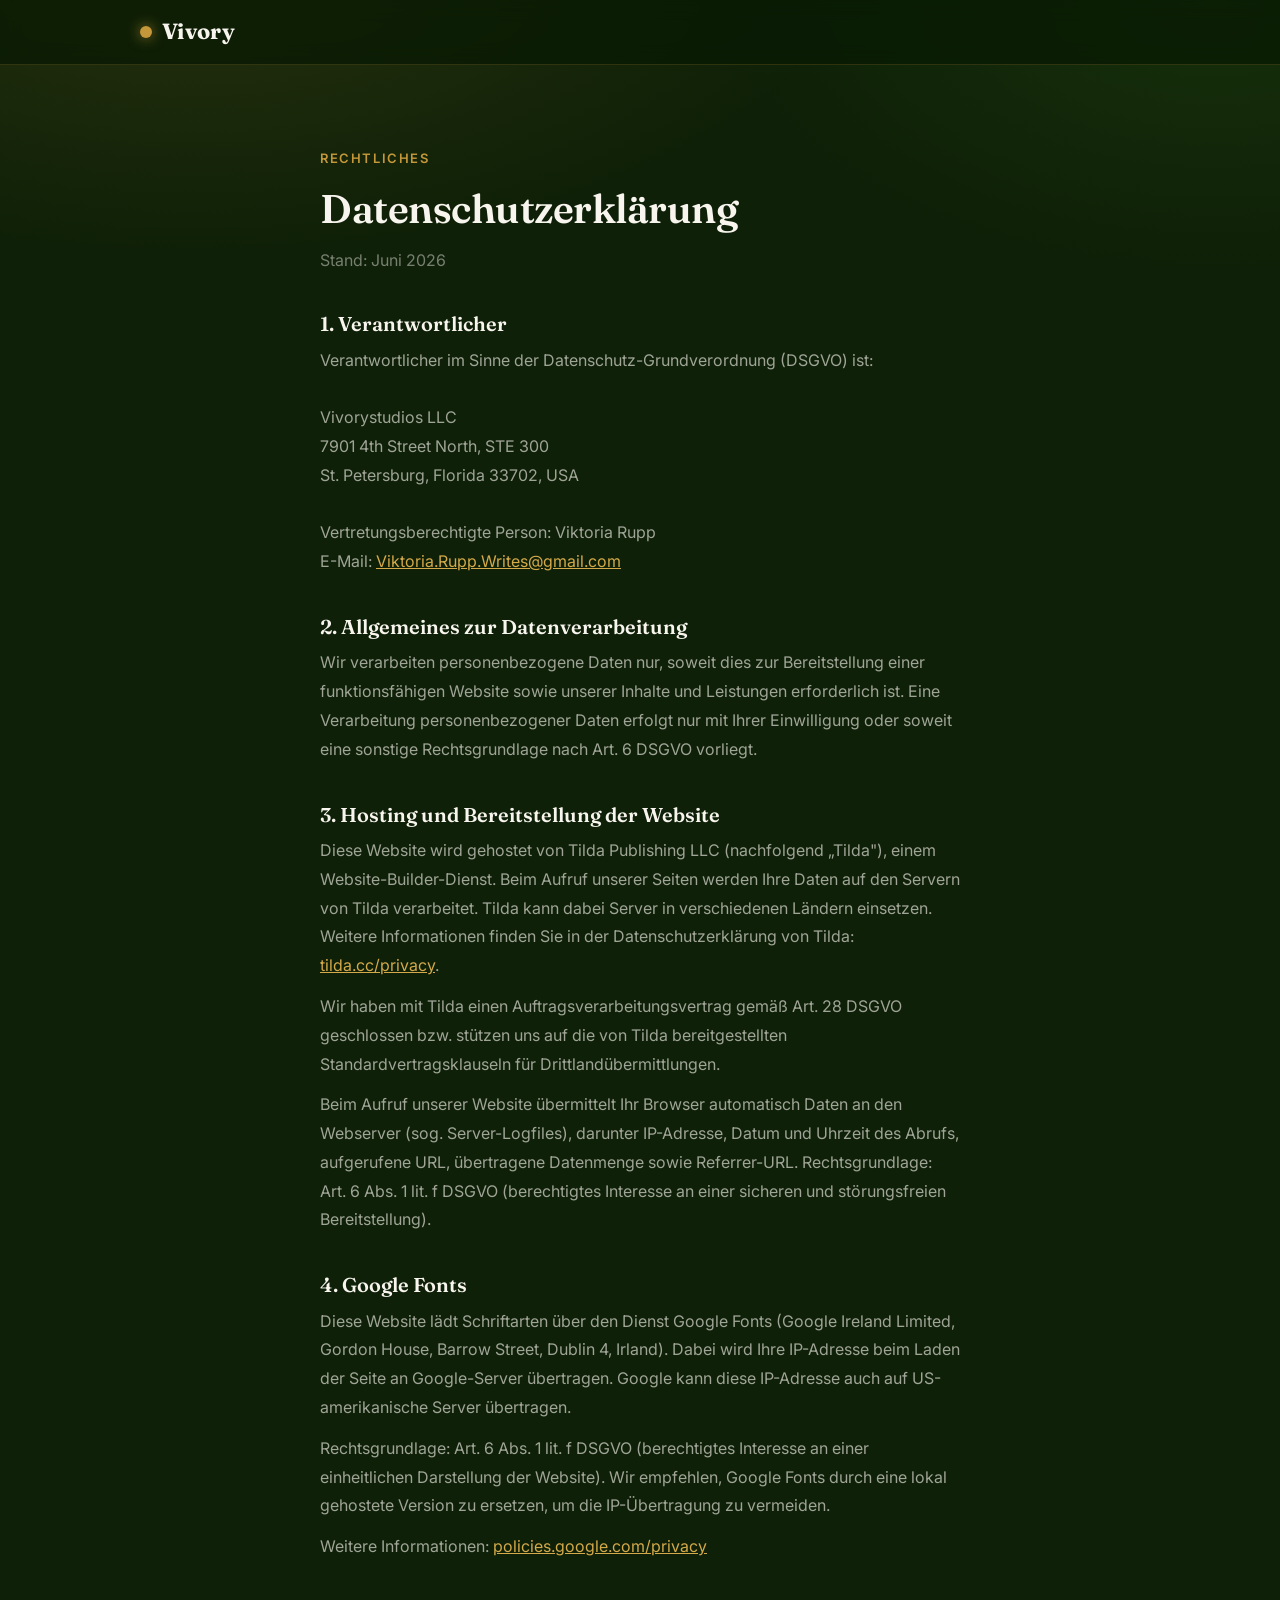
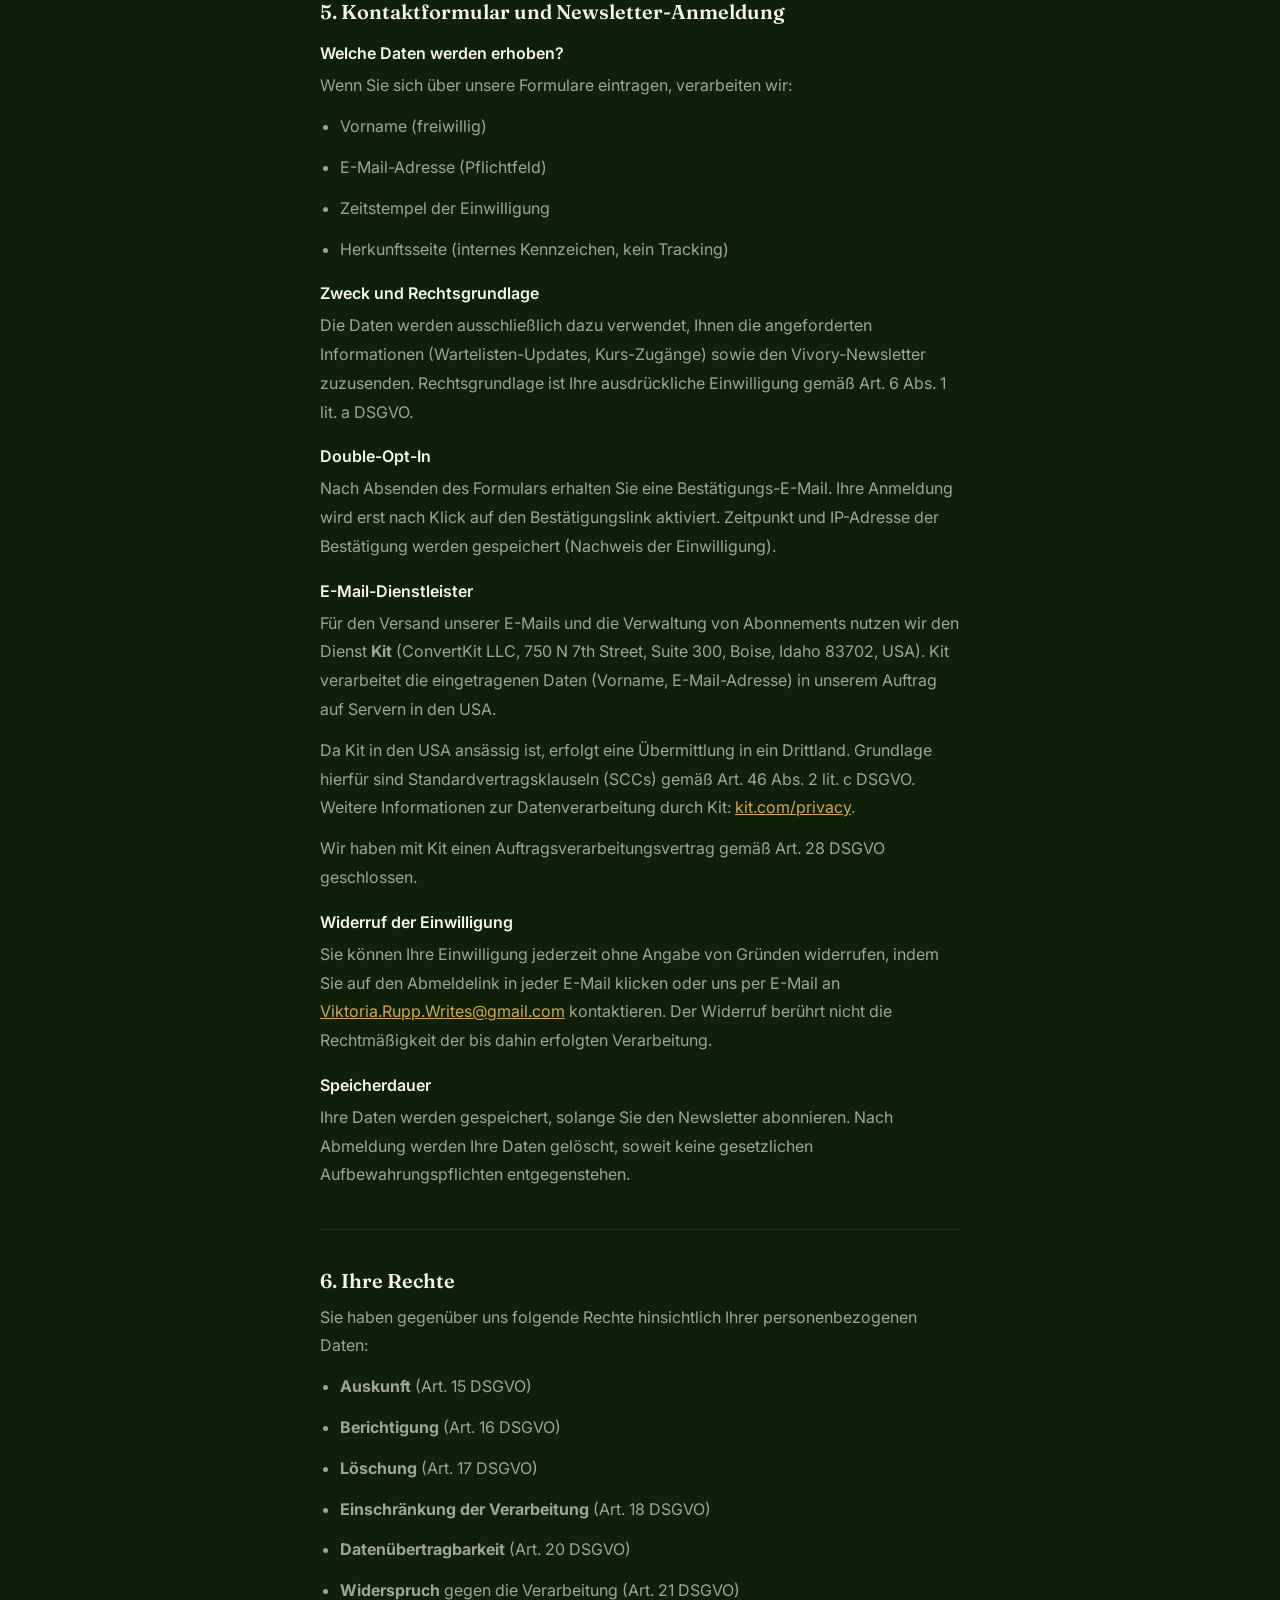
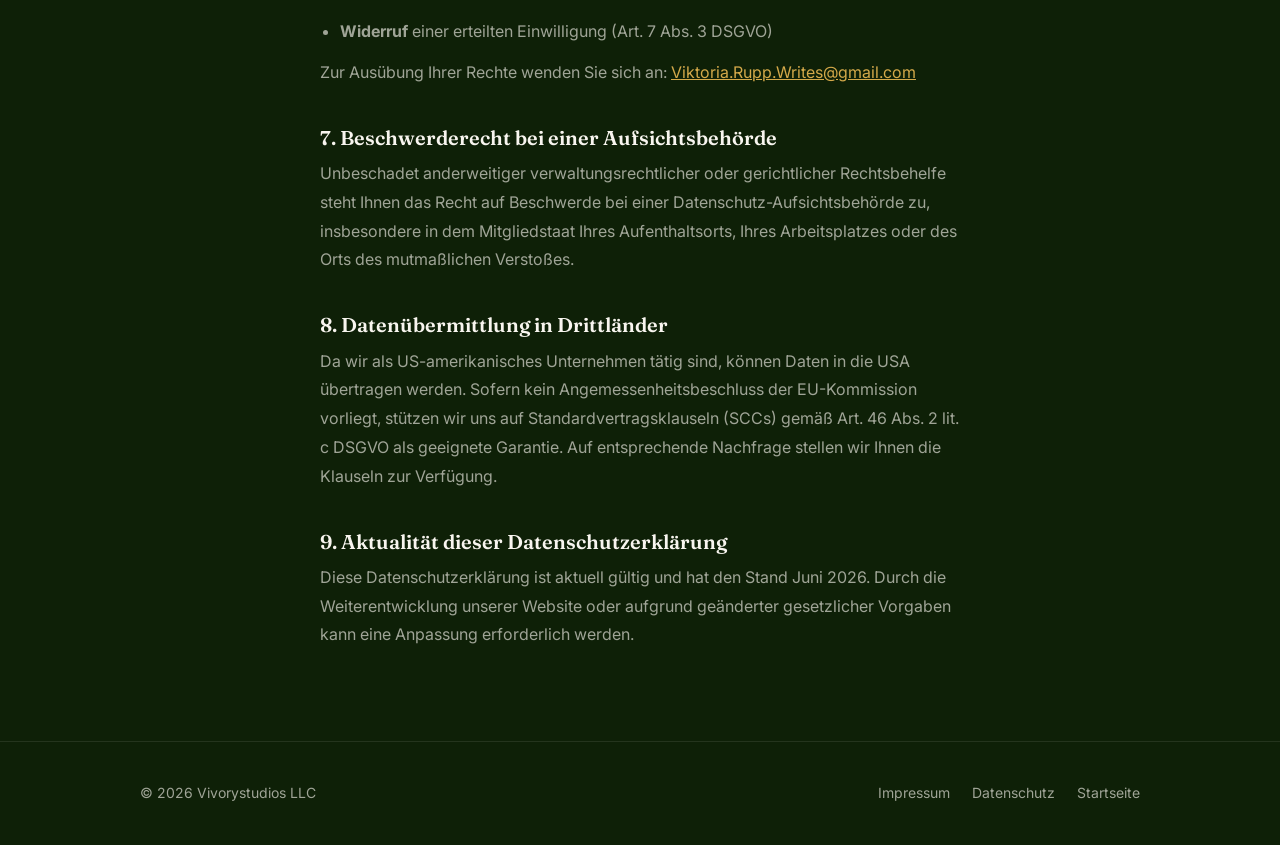
<file: datenschutz.html>
﻿<!DOCTYPE html>
<html lang="de">
<head>
  <meta charset="UTF-8" />
  <meta name="viewport" content="width=device-width, initial-scale=1" />
  <title>Datenschutzerklärung – Vivory Studios</title>
  <meta name="robots" content="noindex, nofollow" />
  <link rel="preconnect" href="https://fonts.googleapis.com" />
  <link rel="preconnect" href="https://fonts.gstatic.com" crossorigin />
  <link href="https://fonts.googleapis.com/css2?family=Fraunces:opsz,wght@9..144,500;9..144,600&family=Inter:wght@400;500;600;700&display=swap" rel="stylesheet" />
  <style>
/* =====================================================================
   Vivory – Landingpage Styles
   Markenfarben übernommen aus extensionPopups/options.css
   ===================================================================== */

:root {
  --bg:            #0e2007;
  --bg-deep:       #071a03;
  --panel:         rgba(22, 45, 12, 0.60);
  --panel-2:       rgba(22, 45, 12, 0.80);
  --border:        rgba(255, 255, 255, 0.09);
  --border-gold:   rgba(196, 151, 58, 0.40);

  --gold:          #C4973A;
  --gold-light:    #d4a94a;
  --gold-bg:       rgba(196, 151, 58, 0.16);
  --gold-border:   rgba(196, 151, 58, 0.45);

  --text:          #F8F5EF;
  --muted:         rgba(248, 245, 239, 0.62);
  --muted-soft:    rgba(248, 245, 239, 0.45);

  --success:       #10b981;
  --danger:        #ef4444;

  --shadow:        0 18px 60px rgba(0, 0, 0, 0.55);
  --radius:        18px;
  --radius-sm:     12px;

  --font-head: "Fraunces", Georgia, "Times New Roman", serif;
  --font-body: "Inter", ui-sans-serif, system-ui, -apple-system, "Segoe UI", Roboto, Arial, sans-serif;

  --maxw: 1080px;
}

* { box-sizing: border-box; }

html { scroll-behavior: smooth; }

body {
  margin: 0;
  font-family: var(--font-body);
  color: var(--text);
  background:
    radial-gradient(1100px 500px at 15% -5%, rgba(196, 151, 58, 0.14), transparent 60%),
    radial-gradient(900px 500px at 95% 0%, rgba(30, 61, 15, 0.55), transparent 55%),
    var(--bg);
  background-attachment: fixed;
  line-height: 1.6;
  -webkit-font-smoothing: antialiased;
  text-rendering: optimizeLegibility;
}

img { max-width: 100%; display: block; }
a { color: var(--gold-light); }

.container {
  width: 100%;
  max-width: var(--maxw);
  margin-inline: auto;
  padding-inline: clamp(20px, 5vw, 40px);
}

/* ---------- Topbar ---------- */
.topbar {
  position: sticky;
  top: 0;
  z-index: 20;
  backdrop-filter: blur(10px);
  background: rgba(7, 26, 3, 0.72);
  border-bottom: 1px solid rgba(196, 151, 58, 0.20);
}
.topbar .container {
  display: flex;
  align-items: center;
  justify-content: space-between;
  height: 64px;
}
.brand {
  display: flex;
  align-items: center;
  gap: 10px;
  font-family: var(--font-head);
  font-weight: 700;
  font-size: 22px;
  letter-spacing: 0.3px;
  color: var(--text);
  text-decoration: none;
}
.brand .dot {
  width: 12px; height: 12px;
  border-radius: 50%;
  background: var(--gold);
  box-shadow: 0 0 14px rgba(196, 151, 58, 0.8);
}
.brand b { color: var(--gold); }

/* ---------- Buttons ---------- */
.btn {
  display: inline-flex;
  align-items: center;
  justify-content: center;
  gap: 8px;
  padding: 13px 24px;
  border-radius: var(--radius-sm);
  border: 1px solid var(--border);
  background: rgba(255, 255, 255, 0.06);
  color: var(--text);
  font: inherit;
  font-weight: 600;
  cursor: pointer;
  text-decoration: none;
  transition: transform .12s ease, background .15s ease, border-color .15s ease;
}
.btn:hover { transform: translateY(-1px); }
.btn-primary {
  background: linear-gradient(180deg, rgba(196,151,58,0.30), rgba(196,151,58,0.16));
  border-color: var(--gold-border);
  color: var(--text);
  box-shadow: 0 8px 24px rgba(196, 151, 58, 0.18);
}
.btn-primary:hover {
  background: linear-gradient(180deg, rgba(196,151,58,0.42), rgba(196,151,58,0.24));
  border-color: rgba(196, 151, 58, 0.7);
}
.btn-lg { padding: 16px 32px; font-size: 17px; }
.btn-block { width: 100%; }

/* ---------- Sections ---------- */
section { padding: clamp(56px, 9vw, 110px) 0; }
.eyebrow {
  display: inline-block;
  font-size: 13px;
  font-weight: 600;
  letter-spacing: 1.6px;
  text-transform: uppercase;
  color: var(--gold);
  margin-bottom: 18px;
}
h1, h2, h3 { font-family: var(--font-head); font-weight: 600; line-height: 1.12; margin: 0 0 .5em; }
h1 { font-size: clamp(38px, 6vw, 68px); letter-spacing: -0.5px; }
h2 { font-size: clamp(28px, 4vw, 44px); }
h3 { font-size: clamp(20px, 2.4vw, 26px); }
.lead { font-size: clamp(17px, 2.2vw, 21px); color: var(--muted); max-width: 60ch; }
.center { text-align: center; }
.center .lead { margin-inline: auto; }

/* ---------- Hero ---------- */
.hero { padding-top: clamp(60px, 9vw, 120px); }
.hero-grid {
  display: grid;
  grid-template-columns: 1.1fr 0.9fr;
  gap: clamp(32px, 5vw, 64px);
  align-items: center;
}
.hero h1 { margin-bottom: 22px; }
.hero .cta-row { margin-top: 32px; display: flex; gap: 14px; flex-wrap: wrap; }
.hero-note { margin-top: 18px; font-size: 14px; color: var(--muted-soft); }

.badge-row { display: flex; flex-wrap: wrap; gap: 10px; margin-bottom: 28px; }
.badge {
  font-size: 13px;
  padding: 6px 12px;
  border-radius: 999px;
  border: 1px solid var(--gold-border);
  background: var(--gold-bg);
  color: var(--gold-light);
}

/* ---------- Cards ---------- */
.grid { display: grid; gap: 22px; }
.grid-3 { grid-template-columns: repeat(3, 1fr); }
.grid-2 { grid-template-columns: repeat(2, 1fr); }

.card {
  background: var(--panel);
  border: 1px solid var(--border);
  border-radius: var(--radius);
  padding: 28px;
  box-shadow: var(--shadow);
}
.card .ico {
  width: 48px; height: 48px;
  display: grid; place-items: center;
  border-radius: 12px;
  background: var(--gold-bg);
  border: 1px solid var(--gold-border);
  font-size: 22px;
  margin-bottom: 16px;
}
.card h3 { margin-bottom: 8px; }
.card p { color: var(--muted); margin: 0; }

/* ---------- Feature list ---------- */
.checklist { list-style: none; padding: 0; margin: 0; display: grid; gap: 14px; }
.checklist li { display: flex; gap: 12px; align-items: flex-start; color: var(--text); }
.checklist li::before {
  content: "✓";
  flex: none;
  width: 24px; height: 24px;
  display: grid; place-items: center;
  border-radius: 50%;
  background: var(--gold-bg);
  border: 1px solid var(--gold-border);
  color: var(--gold-light);
  font-size: 13px;
  font-weight: 700;
  margin-top: 2px;
}

/* ---------- Price ---------- */
.price-box {
  display: inline-flex;
  flex-direction: column;
  align-items: center;
  gap: 4px;
  padding: 24px 40px;
  border-radius: var(--radius);
  background: var(--gold-bg);
  border: 1px solid var(--gold-border);
}
.price-box .amount { font-family: var(--font-head); font-size: 48px; color: var(--gold-light); }
.price-box .terms { color: var(--muted); font-size: 14px; }

/* ---------- Form / Lead capture ---------- */
.lead-card {
  background: var(--panel-2);
  border: 1px solid var(--gold-border);
  border-radius: var(--radius);
  padding: clamp(24px, 4vw, 40px);
  box-shadow: var(--shadow);
}
.form-row { margin-bottom: 16px; }
.form-label { display: block; font-size: 14px; font-weight: 600; margin-bottom: 7px; }
.form-control {
  width: 100%;
  padding: 14px 16px;
  border-radius: var(--radius-sm);
  border: 1px solid var(--border);
  background: rgba(7, 26, 3, 0.55);
  color: var(--text);
  font: inherit;
}
.form-control::placeholder { color: var(--muted-soft); }
.form-control:focus {
  outline: none;
  border-color: var(--gold-border);
  box-shadow: 0 0 0 3px rgba(196, 151, 58, 0.14);
}

.consent {
  display: flex;
  gap: 12px;
  align-items: flex-start;
  margin: 8px 0 20px;
  font-size: 13.5px;
  color: var(--muted);
  line-height: 1.5;
}
.consent input[type="checkbox"] {
  flex: none;
  width: 20px; height: 20px;
  margin-top: 2px;
  accent-color: var(--gold);
  cursor: pointer;
}
.consent a { color: var(--gold-light); }

.form-hint { font-size: 12.5px; color: var(--muted-soft); margin-top: 14px; text-align: center; }

.form-status { margin-top: 14px; font-size: 14px; min-height: 1em; }
.form-status.error { color: #fca5a5; }
.form-status.success { color: #6ee7b7; }

/* success state swap */
.form-success {
  display: none;
  text-align: center;
  padding: 12px 0;
}
.form-success .check {
  width: 64px; height: 64px;
  margin: 0 auto 16px;
  display: grid; place-items: center;
  border-radius: 50%;
  background: rgba(16, 185, 129, 0.16);
  border: 1px solid rgba(16, 185, 129, 0.5);
  font-size: 30px;
  color: #6ee7b7;
}
.is-submitted form { display: none; }
.is-submitted .form-success { display: block; }

/* ---------- FAQ / Accordion ---------- */
.faq details {
  border: 1px solid var(--border);
  border-radius: var(--radius-sm);
  background: var(--panel);
  margin-bottom: 12px;
  padding: 0 20px;
}
.faq summary {
  cursor: pointer;
  list-style: none;
  padding: 18px 0;
  font-weight: 600;
  display: flex;
  justify-content: space-between;
  align-items: center;
  gap: 12px;
}
.faq summary::-webkit-details-marker { display: none; }
.faq summary::after { content: "+"; color: var(--gold); font-size: 22px; }
.faq details[open] summary::after { content: "–"; }
.faq details[open] summary { border-bottom: 1px solid var(--border); }
.faq details p { color: var(--muted); padding: 16px 0; margin: 0; }

/* ---------- CTA band ---------- */
.cta-band {
  background:
    radial-gradient(800px 220px at 50% 0%, rgba(196, 151, 58, 0.20), transparent 60%),
    var(--panel-2);
  border-top: 1px solid var(--border-gold);
  border-bottom: 1px solid var(--border-gold);
}

/* ---------- Footer ---------- */
footer {
  padding: 40px 0;
  border-top: 1px solid var(--border);
  color: var(--muted);
  font-size: 14px;
}
footer .container { display: flex; flex-wrap: wrap; gap: 16px; justify-content: space-between; align-items: center; }
footer a { color: var(--muted); text-decoration: none; margin-left: 18px; }
footer a:hover { color: var(--gold-light); }

/* ---------- Brand-Logo (weißer Hintergrund entfernt via CSS) ---------- */
/*
   Funktionsweise:
   1. invert(1)          : weißer Bg → schwarz, Gold → bläulich
   2. sepia(1)+saturate  : alles in warme Braun-/Goldtöne
   3. hue-rotate(350deg) : Feinabstimmung Richtung Marken-Gold
   4. mix-blend-mode:screen: schwarze Flächen (ehem. weißer Bg) werden
      transparent → Seitenhintergrund scheint durch
*/
.brand-logo {
  display: block;
  height: auto;
  filter: invert(1) sepia(1) saturate(3.2) hue-rotate(350deg);
  mix-blend-mode: screen;
  opacity: 0.88;
}
.brand-logo-sm  { height: clamp(50px, 7vw, 74px); width: auto; }
.brand-logo-md  { height: clamp(70px, 10vw, 105px); width: auto; }

/* ---------- Index / overview cards ---------- */
.lp-link {
  display: block;
  text-decoration: none;
  color: inherit;
  transition: transform .14s ease, border-color .14s ease;
}
.lp-link:hover { transform: translateY(-4px); border-color: var(--gold-border); }
.lp-link .tag { font-size: 12px; color: var(--gold); letter-spacing: 1px; text-transform: uppercase; }

/* ---------- Responsive ---------- */
@media (max-width: 860px) {
  .hero-grid, .grid-3, .grid-2 { grid-template-columns: 1fr; }
  .topbar .container { height: 58px; }
  .brand { font-size: 19px; }
}

@media (prefers-reduced-motion: reduce) {
  * { scroll-behavior: auto !important; transition: none !important; }
}
  </style>
  <style>
    .legal h2 { font-size: 20px; margin: 40px 0 10px; }
    .legal h3 { font-size: 16px; font-family: var(--font-body); margin: 22px 0 8px; color: var(--text); }
    .legal p, .legal li { color: var(--muted); line-height: 1.8; margin: 0 0 12px; }
    .legal ul { padding-left: 20px; margin: 0 0 12px; }
    .legal a { color: var(--gold-light); }
    .legal hr { border: none; border-top: 1px solid var(--border); margin: 40px 0; }
    .legal .notice {
      background: var(--gold-bg);
      border: 1px solid var(--gold-border);
      border-radius: var(--radius-sm);
      padding: 16px 20px;
      margin: 16px 0;
      color: var(--muted);
      font-size: 14px;
    }
  </style>
</head>
<body>

  <header class="topbar">
    <div class="container">
      <a class="brand" href="index.html"><span class="dot"></span>Vivory</a>
    </div>
  </header>

  <section style="padding-top: clamp(48px, 7vw, 80px); padding-bottom: clamp(48px, 7vw, 80px);">
    <div class="container" style="max-width: 720px;">
      <span class="eyebrow">Rechtliches</span>
      <h1 style="font-size: clamp(28px, 4vw, 40px); margin-bottom: 8px;">Datenschutzerklärung</h1>
      <p style="color: var(--muted-soft); margin-bottom: 40px;">Stand: Juni 2026</p>

      <div class="legal">

        <!-- 1 -->
        <h2>1. Verantwortlicher</h2>
        <p>
          Verantwortlicher im Sinne der Datenschutz-Grundverordnung (DSGVO) ist:<br /><br />
          Vivorystudios LLC<br />
          7901 4th Street North, STE 300<br />
          St. Petersburg, Florida 33702, USA<br /><br />
          Vertretungsberechtigte Person: Viktoria Rupp<br />
          E-Mail: <a href="mailto:Viktoria.Rupp.Writes@gmail.com">Viktoria.Rupp.Writes@gmail.com</a>
        </p>

        <!-- 2 -->
        <h2>2. Allgemeines zur Datenverarbeitung</h2>
        <p>
          Wir verarbeiten personenbezogene Daten nur, soweit dies zur Bereitstellung einer
          funktionsfähigen Website sowie unserer Inhalte und Leistungen erforderlich ist.
          Eine Verarbeitung personenbezogener Daten erfolgt nur mit Ihrer Einwilligung
          oder soweit eine sonstige Rechtsgrundlage nach Art. 6 DSGVO vorliegt.
        </p>

        <!-- 3 -->
        <h2>3. Hosting und Bereitstellung der Website</h2>
        <p>
          Diese Website wird gehostet von Tilda Publishing LLC (nachfolgend „Tilda"),
          einem Website-Builder-Dienst. Beim Aufruf unserer Seiten werden Ihre Daten auf
          den Servern von Tilda verarbeitet. Tilda kann dabei Server in verschiedenen
          Ländern einsetzen. Weitere Informationen finden Sie in der Datenschutzerklärung
          von Tilda: <a href="https://tilda.cc/privacy/" target="_blank" rel="noopener noreferrer">tilda.cc/privacy</a>.
        </p>
        <p>
          Wir haben mit Tilda einen Auftragsverarbeitungsvertrag gemäß Art. 28 DSGVO
          geschlossen bzw. stützen uns auf die von Tilda bereitgestellten
          Standardvertragsklauseln für Drittlandübermittlungen.
        </p>
        <p>
          Beim Aufruf unserer Website übermittelt Ihr Browser automatisch Daten an den
          Webserver (sog. Server-Logfiles), darunter IP-Adresse, Datum und Uhrzeit des Abrufs,
          aufgerufene URL, übertragene Datenmenge sowie Referrer-URL.
          Rechtsgrundlage: Art. 6 Abs. 1 lit. f DSGVO (berechtigtes Interesse an einer
          sicheren und störungsfreien Bereitstellung).
        </p>

        <!-- 4 -->
        <h2>4. Google Fonts</h2>
        <p>
          Diese Website lädt Schriftarten über den Dienst Google Fonts (Google Ireland Limited,
          Gordon House, Barrow Street, Dublin 4, Irland). Dabei wird Ihre IP-Adresse beim Laden
          der Seite an Google-Server übertragen. Google kann diese IP-Adresse auch auf
          US-amerikanische Server übertragen.
        </p>
        <p>
          Rechtsgrundlage: Art. 6 Abs. 1 lit. f DSGVO (berechtigtes Interesse an einer
          einheitlichen Darstellung der Website). Wir empfehlen, Google Fonts durch eine lokal
          gehostete Version zu ersetzen, um die IP-Übertragung zu vermeiden.
        </p>
        <p>
          Weitere Informationen: <a href="https://policies.google.com/privacy" target="_blank" rel="noopener noreferrer">policies.google.com/privacy</a>
        </p>

        <!-- 5 -->
        <h2>5. Kontaktformular und Newsletter-Anmeldung</h2>

        <h3>Welche Daten werden erhoben?</h3>
        <p>Wenn Sie sich über unsere Formulare eintragen, verarbeiten wir:</p>
        <ul>
          <li>Vorname (freiwillig)</li>
          <li>E-Mail-Adresse (Pflichtfeld)</li>
          <li>Zeitstempel der Einwilligung</li>
          <li>Herkunftsseite (internes Kennzeichen, kein Tracking)</li>
        </ul>

        <h3>Zweck und Rechtsgrundlage</h3>
        <p>
          Die Daten werden ausschließlich dazu verwendet, Ihnen die angeforderten Informationen
          (Wartelisten-Updates, Kurs-Zugänge) sowie den Vivory-Newsletter zuzusenden.
          Rechtsgrundlage ist Ihre ausdrückliche Einwilligung gemäß Art. 6 Abs. 1 lit. a DSGVO.
        </p>

        <h3>Double-Opt-In</h3>
        <p>
          Nach Absenden des Formulars erhalten Sie eine Bestätigungs-E-Mail. Ihre Anmeldung
          wird erst nach Klick auf den Bestätigungslink aktiviert. Zeitpunkt und IP-Adresse
          der Bestätigung werden gespeichert (Nachweis der Einwilligung).
        </p>

        <h3>E-Mail-Dienstleister</h3>
        <p>
          Für den Versand unserer E-Mails und die Verwaltung von Abonnements nutzen wir den
          Dienst <strong>Kit</strong> (ConvertKit LLC, 750 N 7th Street, Suite 300,
          Boise, Idaho 83702, USA). Kit verarbeitet die eingetragenen Daten
          (Vorname, E-Mail-Adresse) in unserem Auftrag auf Servern in den USA.
        </p>
        <p>
          Da Kit in den USA ansässig ist, erfolgt eine Übermittlung in ein Drittland.
          Grundlage hierfür sind Standardvertragsklauseln (SCCs) gemäß Art. 46 Abs. 2
          lit. c DSGVO. Weitere Informationen zur Datenverarbeitung durch Kit:
          <a href="https://kit.com/privacy" target="_blank" rel="noopener noreferrer">kit.com/privacy</a>.
        </p>
        <p>
          Wir haben mit Kit einen Auftragsverarbeitungsvertrag gemäß Art. 28 DSGVO geschlossen.
        </p>

        <h3>Widerruf der Einwilligung</h3>
        <p>
          Sie können Ihre Einwilligung jederzeit ohne Angabe von Gründen widerrufen, indem Sie
          auf den Abmeldelink in jeder E-Mail klicken oder uns per E-Mail an
          <a href="mailto:Viktoria.Rupp.Writes@gmail.com">Viktoria.Rupp.Writes@gmail.com</a>
          kontaktieren. Der Widerruf berührt nicht die Rechtmäßigkeit der bis dahin erfolgten
          Verarbeitung.
        </p>

        <h3>Speicherdauer</h3>
        <p>
          Ihre Daten werden gespeichert, solange Sie den Newsletter abonnieren. Nach Abmeldung
          werden Ihre Daten gelöscht, soweit keine gesetzlichen Aufbewahrungspflichten entgegenstehen.
        </p>

        <hr />

        <!-- 6 -->
        <h2>6. Ihre Rechte</h2>
        <p>Sie haben gegenüber uns folgende Rechte hinsichtlich Ihrer personenbezogenen Daten:</p>
        <ul>
          <li><strong>Auskunft</strong> (Art. 15 DSGVO)</li>
          <li><strong>Berichtigung</strong> (Art. 16 DSGVO)</li>
          <li><strong>Löschung</strong> (Art. 17 DSGVO)</li>
          <li><strong>Einschränkung der Verarbeitung</strong> (Art. 18 DSGVO)</li>
          <li><strong>Datenübertragbarkeit</strong> (Art. 20 DSGVO)</li>
          <li><strong>Widerspruch</strong> gegen die Verarbeitung (Art. 21 DSGVO)</li>
          <li><strong>Widerruf</strong> einer erteilten Einwilligung (Art. 7 Abs. 3 DSGVO)</li>
        </ul>
        <p>
          Zur Ausübung Ihrer Rechte wenden Sie sich an:
          <a href="mailto:Viktoria.Rupp.Writes@gmail.com">Viktoria.Rupp.Writes@gmail.com</a>
        </p>

        <!-- 7 -->
        <h2>7. Beschwerderecht bei einer Aufsichtsbehörde</h2>
        <p>
          Unbeschadet anderweitiger verwaltungsrechtlicher oder gerichtlicher Rechtsbehelfe
          steht Ihnen das Recht auf Beschwerde bei einer Datenschutz-Aufsichtsbehörde zu,
          insbesondere in dem Mitgliedstaat Ihres Aufenthaltsorts, Ihres Arbeitsplatzes oder
          des Orts des mutmaßlichen Verstoßes.
        </p>

        <!-- 8 -->
        <h2>8. Datenübermittlung in Drittländer</h2>
        <p>
          Da wir als US-amerikanisches Unternehmen tätig sind, können Daten in die USA übertragen
          werden. Sofern kein Angemessenheitsbeschluss der EU-Kommission vorliegt, stützen wir
          uns auf Standardvertragsklauseln (SCCs) gemäß Art. 46 Abs. 2 lit. c DSGVO als geeignete
          Garantie. Auf entsprechende Nachfrage stellen wir Ihnen die Klauseln zur Verfügung.
        </p>

        <!-- 9 -->
        <h2>9. Aktualität dieser Datenschutzerklärung</h2>
        <p>
          Diese Datenschutzerklärung ist aktuell gültig und hat den Stand Juni 2026. Durch die
          Weiterentwicklung unserer Website oder aufgrund geänderter gesetzlicher Vorgaben kann
          eine Anpassung erforderlich werden.
        </p>

      </div>
    </div>
  </section>

  <footer>
    <div class="container">
      <span>© <span data-year>2026</span> Vivorystudios LLC</span>
      <span>
        <a href="impressum.html">Impressum</a>
        <a href="datenschutz.html">Datenschutz</a>
        <a href="index.html">Startseite</a>
      </span>
    </div>
  </footer>

  <script>
/* =====================================================================
   Vivory – Landingpage Lead-Formular
   --------------------------------------------------------------------
   So schließt du deinen E-Mail-Dienst an:
   Trage bei jedem <form> im HTML deine Endpoint-URL ein:
       <form data-endpoint="https://...">
   Beispiele:
     • Brevo (Sendinblue):  Formular-URL aus dem Brevo-Editor
     • CleverReach:         "HTML-Formular" Action-URL
     • Mailchimp:           ".../subscribe/post" URL
     • Eigener Server:      eigene POST-Route
   Solange data-endpoint leer/Platzhalter ist, läuft das Formular im
   Demo-Modus (zeigt nur die Danke-Meldung, sendet nichts).
   ===================================================================== */

(function () {
  "use strict";

  var EMAIL_RE = /^[^\s@]+@[^\s@]+\.[^\s@]+$/;
  var PLACEHOLDER = "REPLACE_WITH_YOUR_FORM_ENDPOINT";

  function init(form) {
    var wrapper = form.closest(".lead-card") || form.parentElement;
    var status = form.querySelector(".form-status");
    var endpoint = form.getAttribute("data-endpoint") || "";

    form.addEventListener("submit", function (e) {
      e.preventDefault();
      setStatus("");

      var email = (form.querySelector('input[type="email"]') || {}).value || "";
      email = email.trim();
      var consent = form.querySelector('input[name="newsletter_consent"]');

      if (!EMAIL_RE.test(email)) {
        setStatus("Bitte gib eine gültige E-Mail-Adresse ein.", "error");
        return;
      }
      if (consent && !consent.checked) {
        setStatus("Bitte bestätige die Einwilligung, um fortzufahren.", "error");
        return;
      }

      var btn = form.querySelector('button[type="submit"]');
      if (btn) { btn.disabled = true; btn.dataset.label = btn.textContent; btn.textContent = "Wird gesendet …"; }

      // Demo-Modus: kein echter Endpoint hinterlegt
      if (!endpoint || endpoint === PLACEHOLDER) {
        window.setTimeout(function () { succeed(); }, 600);
        return;
      }

      var kitData = new FormData();
      kitData.append("email_address", email);
      var vorname = (form.querySelector('input[name="vorname"]') || {}).value || "";
      if (vorname.trim()) kitData.append("fields[first_name]", vorname.trim());
      fetch(endpoint, { method: "POST", body: kitData, mode: "no-cors" })
        .then(function () { succeed(); })
        .catch(function () {
          setStatus("Etwas ist schiefgelaufen. Bitte versuch es noch einmal.", "error");
          if (btn) { btn.disabled = false; btn.textContent = btn.dataset.label || "Absenden"; }
        });
    });

    function succeed() {
      if (wrapper) wrapper.classList.add("is-submitted");
      else { form.reset(); setStatus("Geschafft! Bitte bestätige jetzt die E-Mail in deinem Postfach.", "success"); }
    }

    function setStatus(msg, type) {
      if (!status) return;
      status.textContent = msg;
      status.className = "form-status" + (type ? " " + type : "");
    }
  }

  document.addEventListener("DOMContentLoaded", function () {
    document.querySelectorAll("form[data-lead-form]").forEach(init);
    // aktuelles Jahr im Footer
    document.querySelectorAll("[data-year]").forEach(function (el) {
      el.textContent = new Date().getFullYear();
    });
  });
})();
  </script>
</body>
</html>
</file>
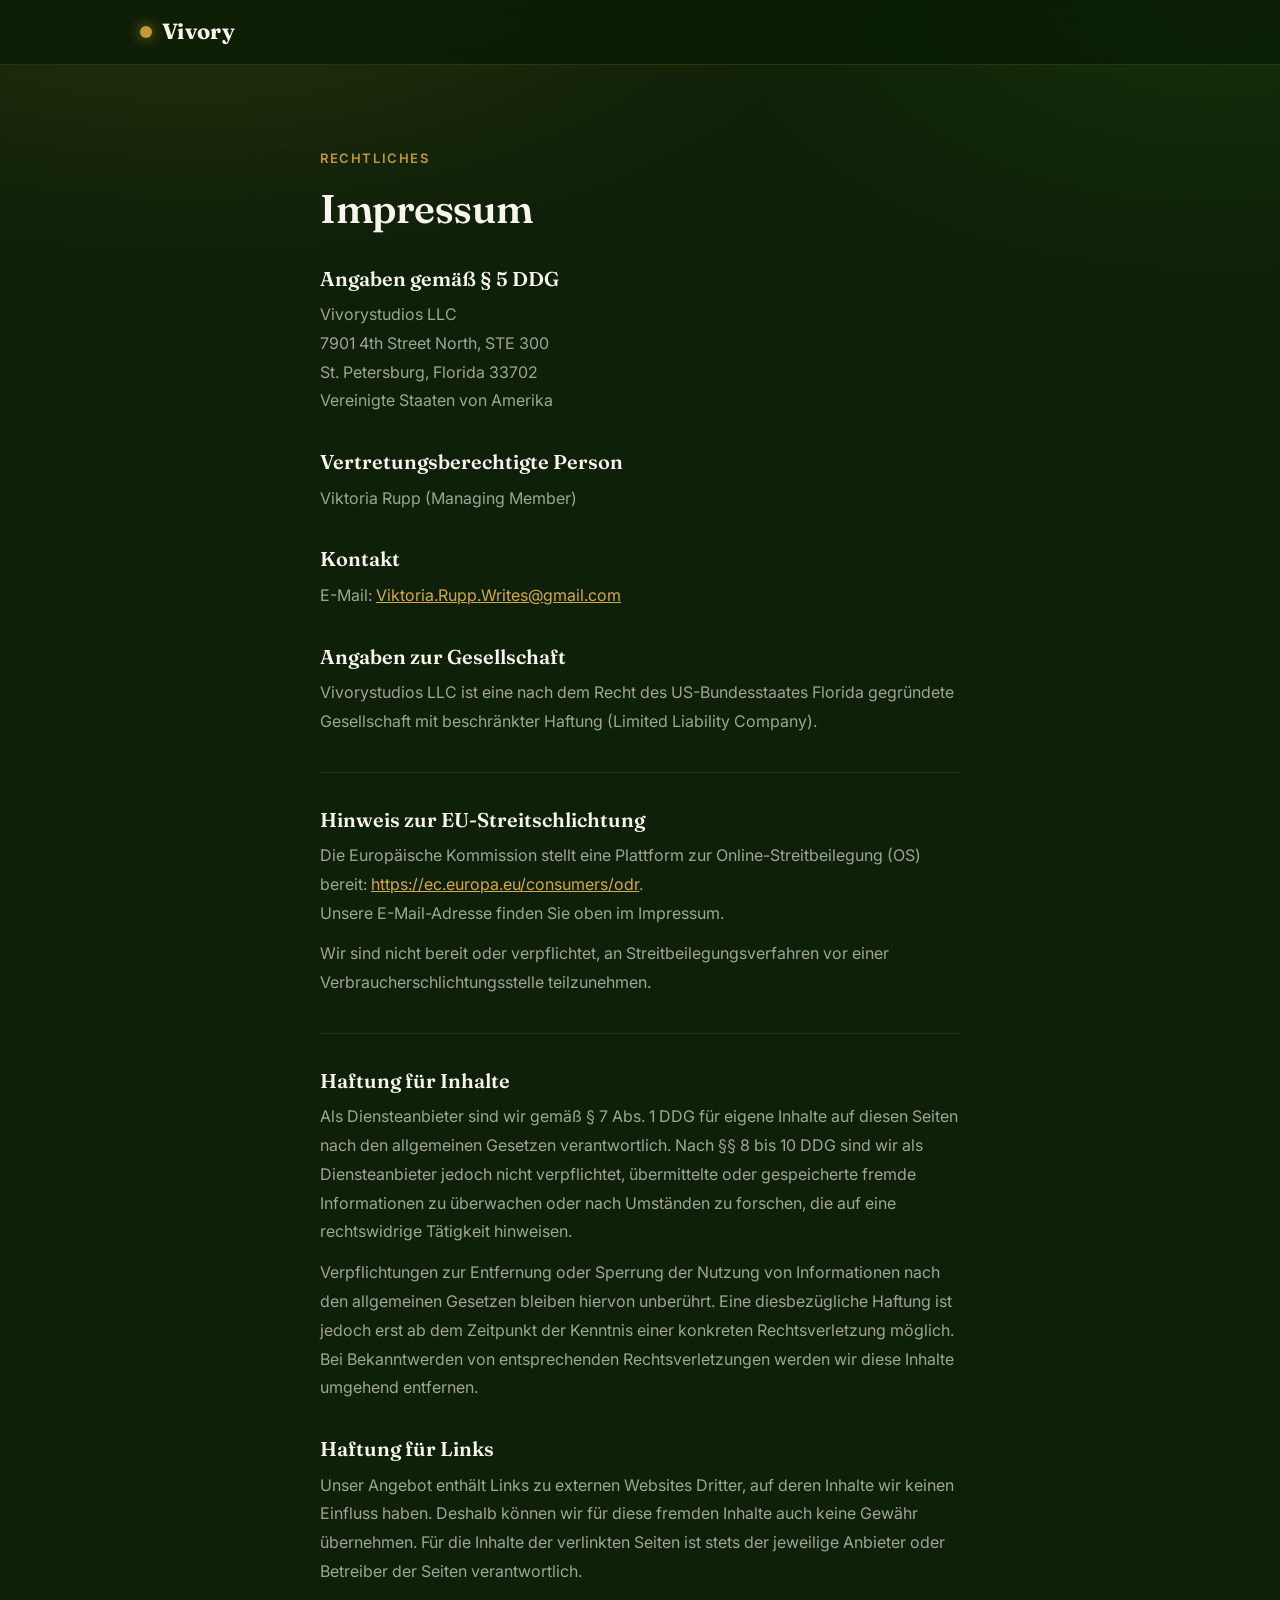
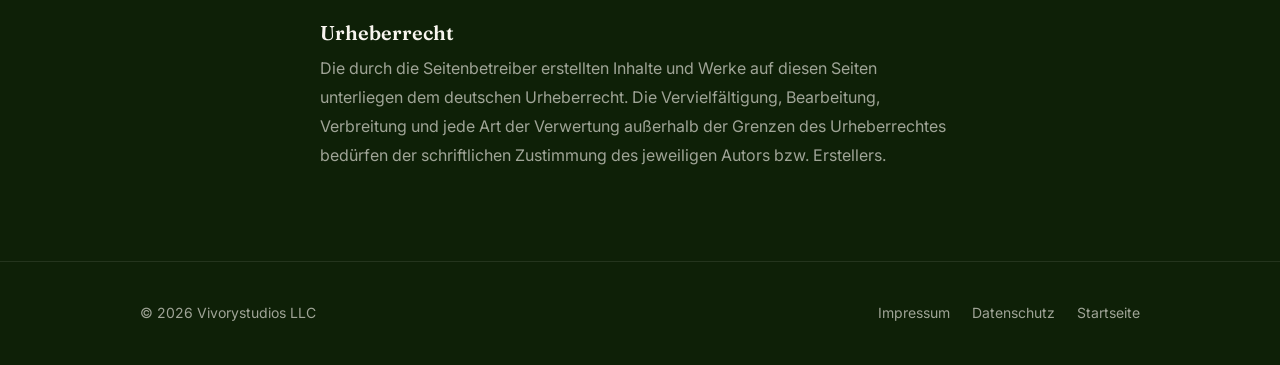
<file: impressum.html>
﻿<!DOCTYPE html>
<html lang="de">
<head>
  <meta charset="UTF-8" />
  <meta name="viewport" content="width=device-width, initial-scale=1" />
  <title>Impressum – Vivory Studios</title>
  <meta name="robots" content="noindex, nofollow" />
  <link rel="preconnect" href="https://fonts.googleapis.com" />
  <link rel="preconnect" href="https://fonts.gstatic.com" crossorigin />
  <link href="https://fonts.googleapis.com/css2?family=Fraunces:opsz,wght@9..144,500;9..144,600&family=Inter:wght@400;500;600;700&display=swap" rel="stylesheet" />
  <style>
/* =====================================================================
   Vivory – Landingpage Styles
   Markenfarben übernommen aus extensionPopups/options.css
   ===================================================================== */

:root {
  --bg:            #0e2007;
  --bg-deep:       #071a03;
  --panel:         rgba(22, 45, 12, 0.60);
  --panel-2:       rgba(22, 45, 12, 0.80);
  --border:        rgba(255, 255, 255, 0.09);
  --border-gold:   rgba(196, 151, 58, 0.40);

  --gold:          #C4973A;
  --gold-light:    #d4a94a;
  --gold-bg:       rgba(196, 151, 58, 0.16);
  --gold-border:   rgba(196, 151, 58, 0.45);

  --text:          #F8F5EF;
  --muted:         rgba(248, 245, 239, 0.62);
  --muted-soft:    rgba(248, 245, 239, 0.45);

  --success:       #10b981;
  --danger:        #ef4444;

  --shadow:        0 18px 60px rgba(0, 0, 0, 0.55);
  --radius:        18px;
  --radius-sm:     12px;

  --font-head: "Fraunces", Georgia, "Times New Roman", serif;
  --font-body: "Inter", ui-sans-serif, system-ui, -apple-system, "Segoe UI", Roboto, Arial, sans-serif;

  --maxw: 1080px;
}

* { box-sizing: border-box; }

html { scroll-behavior: smooth; }

body {
  margin: 0;
  font-family: var(--font-body);
  color: var(--text);
  background:
    radial-gradient(1100px 500px at 15% -5%, rgba(196, 151, 58, 0.14), transparent 60%),
    radial-gradient(900px 500px at 95% 0%, rgba(30, 61, 15, 0.55), transparent 55%),
    var(--bg);
  background-attachment: fixed;
  line-height: 1.6;
  -webkit-font-smoothing: antialiased;
  text-rendering: optimizeLegibility;
}

img { max-width: 100%; display: block; }
a { color: var(--gold-light); }

.container {
  width: 100%;
  max-width: var(--maxw);
  margin-inline: auto;
  padding-inline: clamp(20px, 5vw, 40px);
}

/* ---------- Topbar ---------- */
.topbar {
  position: sticky;
  top: 0;
  z-index: 20;
  backdrop-filter: blur(10px);
  background: rgba(7, 26, 3, 0.72);
  border-bottom: 1px solid rgba(196, 151, 58, 0.20);
}
.topbar .container {
  display: flex;
  align-items: center;
  justify-content: space-between;
  height: 64px;
}
.brand {
  display: flex;
  align-items: center;
  gap: 10px;
  font-family: var(--font-head);
  font-weight: 700;
  font-size: 22px;
  letter-spacing: 0.3px;
  color: var(--text);
  text-decoration: none;
}
.brand .dot {
  width: 12px; height: 12px;
  border-radius: 50%;
  background: var(--gold);
  box-shadow: 0 0 14px rgba(196, 151, 58, 0.8);
}
.brand b { color: var(--gold); }

/* ---------- Buttons ---------- */
.btn {
  display: inline-flex;
  align-items: center;
  justify-content: center;
  gap: 8px;
  padding: 13px 24px;
  border-radius: var(--radius-sm);
  border: 1px solid var(--border);
  background: rgba(255, 255, 255, 0.06);
  color: var(--text);
  font: inherit;
  font-weight: 600;
  cursor: pointer;
  text-decoration: none;
  transition: transform .12s ease, background .15s ease, border-color .15s ease;
}
.btn:hover { transform: translateY(-1px); }
.btn-primary {
  background: linear-gradient(180deg, rgba(196,151,58,0.30), rgba(196,151,58,0.16));
  border-color: var(--gold-border);
  color: var(--text);
  box-shadow: 0 8px 24px rgba(196, 151, 58, 0.18);
}
.btn-primary:hover {
  background: linear-gradient(180deg, rgba(196,151,58,0.42), rgba(196,151,58,0.24));
  border-color: rgba(196, 151, 58, 0.7);
}
.btn-lg { padding: 16px 32px; font-size: 17px; }
.btn-block { width: 100%; }

/* ---------- Sections ---------- */
section { padding: clamp(56px, 9vw, 110px) 0; }
.eyebrow {
  display: inline-block;
  font-size: 13px;
  font-weight: 600;
  letter-spacing: 1.6px;
  text-transform: uppercase;
  color: var(--gold);
  margin-bottom: 18px;
}
h1, h2, h3 { font-family: var(--font-head); font-weight: 600; line-height: 1.12; margin: 0 0 .5em; }
h1 { font-size: clamp(38px, 6vw, 68px); letter-spacing: -0.5px; }
h2 { font-size: clamp(28px, 4vw, 44px); }
h3 { font-size: clamp(20px, 2.4vw, 26px); }
.lead { font-size: clamp(17px, 2.2vw, 21px); color: var(--muted); max-width: 60ch; }
.center { text-align: center; }
.center .lead { margin-inline: auto; }

/* ---------- Hero ---------- */
.hero { padding-top: clamp(60px, 9vw, 120px); }
.hero-grid {
  display: grid;
  grid-template-columns: 1.1fr 0.9fr;
  gap: clamp(32px, 5vw, 64px);
  align-items: center;
}
.hero h1 { margin-bottom: 22px; }
.hero .cta-row { margin-top: 32px; display: flex; gap: 14px; flex-wrap: wrap; }
.hero-note { margin-top: 18px; font-size: 14px; color: var(--muted-soft); }

.badge-row { display: flex; flex-wrap: wrap; gap: 10px; margin-bottom: 28px; }
.badge {
  font-size: 13px;
  padding: 6px 12px;
  border-radius: 999px;
  border: 1px solid var(--gold-border);
  background: var(--gold-bg);
  color: var(--gold-light);
}

/* ---------- Cards ---------- */
.grid { display: grid; gap: 22px; }
.grid-3 { grid-template-columns: repeat(3, 1fr); }
.grid-2 { grid-template-columns: repeat(2, 1fr); }

.card {
  background: var(--panel);
  border: 1px solid var(--border);
  border-radius: var(--radius);
  padding: 28px;
  box-shadow: var(--shadow);
}
.card .ico {
  width: 48px; height: 48px;
  display: grid; place-items: center;
  border-radius: 12px;
  background: var(--gold-bg);
  border: 1px solid var(--gold-border);
  font-size: 22px;
  margin-bottom: 16px;
}
.card h3 { margin-bottom: 8px; }
.card p { color: var(--muted); margin: 0; }

/* ---------- Feature list ---------- */
.checklist { list-style: none; padding: 0; margin: 0; display: grid; gap: 14px; }
.checklist li { display: flex; gap: 12px; align-items: flex-start; color: var(--text); }
.checklist li::before {
  content: "✓";
  flex: none;
  width: 24px; height: 24px;
  display: grid; place-items: center;
  border-radius: 50%;
  background: var(--gold-bg);
  border: 1px solid var(--gold-border);
  color: var(--gold-light);
  font-size: 13px;
  font-weight: 700;
  margin-top: 2px;
}

/* ---------- Price ---------- */
.price-box {
  display: inline-flex;
  flex-direction: column;
  align-items: center;
  gap: 4px;
  padding: 24px 40px;
  border-radius: var(--radius);
  background: var(--gold-bg);
  border: 1px solid var(--gold-border);
}
.price-box .amount { font-family: var(--font-head); font-size: 48px; color: var(--gold-light); }
.price-box .terms { color: var(--muted); font-size: 14px; }

/* ---------- Form / Lead capture ---------- */
.lead-card {
  background: var(--panel-2);
  border: 1px solid var(--gold-border);
  border-radius: var(--radius);
  padding: clamp(24px, 4vw, 40px);
  box-shadow: var(--shadow);
}
.form-row { margin-bottom: 16px; }
.form-label { display: block; font-size: 14px; font-weight: 600; margin-bottom: 7px; }
.form-control {
  width: 100%;
  padding: 14px 16px;
  border-radius: var(--radius-sm);
  border: 1px solid var(--border);
  background: rgba(7, 26, 3, 0.55);
  color: var(--text);
  font: inherit;
}
.form-control::placeholder { color: var(--muted-soft); }
.form-control:focus {
  outline: none;
  border-color: var(--gold-border);
  box-shadow: 0 0 0 3px rgba(196, 151, 58, 0.14);
}

.consent {
  display: flex;
  gap: 12px;
  align-items: flex-start;
  margin: 8px 0 20px;
  font-size: 13.5px;
  color: var(--muted);
  line-height: 1.5;
}
.consent input[type="checkbox"] {
  flex: none;
  width: 20px; height: 20px;
  margin-top: 2px;
  accent-color: var(--gold);
  cursor: pointer;
}
.consent a { color: var(--gold-light); }

.form-hint { font-size: 12.5px; color: var(--muted-soft); margin-top: 14px; text-align: center; }

.form-status { margin-top: 14px; font-size: 14px; min-height: 1em; }
.form-status.error { color: #fca5a5; }
.form-status.success { color: #6ee7b7; }

/* success state swap */
.form-success {
  display: none;
  text-align: center;
  padding: 12px 0;
}
.form-success .check {
  width: 64px; height: 64px;
  margin: 0 auto 16px;
  display: grid; place-items: center;
  border-radius: 50%;
  background: rgba(16, 185, 129, 0.16);
  border: 1px solid rgba(16, 185, 129, 0.5);
  font-size: 30px;
  color: #6ee7b7;
}
.is-submitted form { display: none; }
.is-submitted .form-success { display: block; }

/* ---------- FAQ / Accordion ---------- */
.faq details {
  border: 1px solid var(--border);
  border-radius: var(--radius-sm);
  background: var(--panel);
  margin-bottom: 12px;
  padding: 0 20px;
}
.faq summary {
  cursor: pointer;
  list-style: none;
  padding: 18px 0;
  font-weight: 600;
  display: flex;
  justify-content: space-between;
  align-items: center;
  gap: 12px;
}
.faq summary::-webkit-details-marker { display: none; }
.faq summary::after { content: "+"; color: var(--gold); font-size: 22px; }
.faq details[open] summary::after { content: "–"; }
.faq details[open] summary { border-bottom: 1px solid var(--border); }
.faq details p { color: var(--muted); padding: 16px 0; margin: 0; }

/* ---------- CTA band ---------- */
.cta-band {
  background:
    radial-gradient(800px 220px at 50% 0%, rgba(196, 151, 58, 0.20), transparent 60%),
    var(--panel-2);
  border-top: 1px solid var(--border-gold);
  border-bottom: 1px solid var(--border-gold);
}

/* ---------- Footer ---------- */
footer {
  padding: 40px 0;
  border-top: 1px solid var(--border);
  color: var(--muted);
  font-size: 14px;
}
footer .container { display: flex; flex-wrap: wrap; gap: 16px; justify-content: space-between; align-items: center; }
footer a { color: var(--muted); text-decoration: none; margin-left: 18px; }
footer a:hover { color: var(--gold-light); }

/* ---------- Brand-Logo (weißer Hintergrund entfernt via CSS) ---------- */
/*
   Funktionsweise:
   1. invert(1)          : weißer Bg → schwarz, Gold → bläulich
   2. sepia(1)+saturate  : alles in warme Braun-/Goldtöne
   3. hue-rotate(350deg) : Feinabstimmung Richtung Marken-Gold
   4. mix-blend-mode:screen: schwarze Flächen (ehem. weißer Bg) werden
      transparent → Seitenhintergrund scheint durch
*/
.brand-logo {
  display: block;
  height: auto;
  filter: invert(1) sepia(1) saturate(3.2) hue-rotate(350deg);
  mix-blend-mode: screen;
  opacity: 0.88;
}
.brand-logo-sm  { height: clamp(50px, 7vw, 74px); width: auto; }
.brand-logo-md  { height: clamp(70px, 10vw, 105px); width: auto; }

/* ---------- Index / overview cards ---------- */
.lp-link {
  display: block;
  text-decoration: none;
  color: inherit;
  transition: transform .14s ease, border-color .14s ease;
}
.lp-link:hover { transform: translateY(-4px); border-color: var(--gold-border); }
.lp-link .tag { font-size: 12px; color: var(--gold); letter-spacing: 1px; text-transform: uppercase; }

/* ---------- Responsive ---------- */
@media (max-width: 860px) {
  .hero-grid, .grid-3, .grid-2 { grid-template-columns: 1fr; }
  .topbar .container { height: 58px; }
  .brand { font-size: 19px; }
}

@media (prefers-reduced-motion: reduce) {
  * { scroll-behavior: auto !important; transition: none !important; }
}
  </style>
  <style>
    .legal h2 { font-size: 20px; margin: 36px 0 10px; }
    .legal h3 { font-size: 16px; margin: 24px 0 8px; }
    .legal p, .legal address { color: var(--muted); font-style: normal; line-height: 1.8; margin: 0 0 12px; }
    .legal a { color: var(--gold-light); }
    .legal hr { border: none; border-top: 1px solid var(--border); margin: 36px 0; }
  </style>
</head>
<body>

  <header class="topbar">
    <div class="container">
      <a class="brand" href="index.html"><span class="dot"></span>Vivory</a>
    </div>
  </header>

  <section style="padding-top: clamp(48px, 7vw, 80px); padding-bottom: clamp(48px, 7vw, 80px);">
    <div class="container" style="max-width: 720px;">
      <span class="eyebrow">Rechtliches</span>
      <h1 style="font-size: clamp(28px, 4vw, 40px); margin-bottom: 36px;">Impressum</h1>

      <div class="legal">

        <h2>Angaben gemäß § 5 DDG</h2>
        <address>
          Vivorystudios LLC<br />
          7901 4th Street North, STE 300<br />
          St. Petersburg, Florida 33702<br />
          Vereinigte Staaten von Amerika
        </address>

        <h2>Vertretungsberechtigte Person</h2>
        <p>Viktoria Rupp (Managing Member)</p>

        <h2>Kontakt</h2>
        <p>E-Mail: <a href="mailto:Viktoria.Rupp.Writes@gmail.com">Viktoria.Rupp.Writes@gmail.com</a></p>

        <h2>Angaben zur Gesellschaft</h2>
        <p>
          Vivorystudios LLC ist eine nach dem Recht des US-Bundesstaates Florida gegründete
          Gesellschaft mit beschränkter Haftung (Limited Liability Company).
        </p>

        <hr />

        <h2>Hinweis zur EU-Streitschlichtung</h2>
        <p>
          Die Europäische Kommission stellt eine Plattform zur Online-Streitbeilegung (OS) bereit:
          <a href="https://ec.europa.eu/consumers/odr" target="_blank" rel="noopener noreferrer">https://ec.europa.eu/consumers/odr</a>.<br />
          Unsere E-Mail-Adresse finden Sie oben im Impressum.
        </p>
        <p>
          Wir sind nicht bereit oder verpflichtet, an Streitbeilegungsverfahren vor einer
          Verbraucherschlichtungsstelle teilzunehmen.
        </p>

        <hr />

        <h2>Haftung für Inhalte</h2>
        <p>
          Als Diensteanbieter sind wir gemäß § 7 Abs. 1 DDG für eigene Inhalte auf diesen Seiten
          nach den allgemeinen Gesetzen verantwortlich. Nach §§ 8 bis 10 DDG sind wir als
          Diensteanbieter jedoch nicht verpflichtet, übermittelte oder gespeicherte fremde
          Informationen zu überwachen oder nach Umständen zu forschen, die auf eine rechtswidrige
          Tätigkeit hinweisen.
        </p>
        <p>
          Verpflichtungen zur Entfernung oder Sperrung der Nutzung von Informationen nach den
          allgemeinen Gesetzen bleiben hiervon unberührt. Eine diesbezügliche Haftung ist jedoch
          erst ab dem Zeitpunkt der Kenntnis einer konkreten Rechtsverletzung möglich. Bei
          Bekanntwerden von entsprechenden Rechtsverletzungen werden wir diese Inhalte umgehend
          entfernen.
        </p>

        <h2>Haftung für Links</h2>
        <p>
          Unser Angebot enthält Links zu externen Websites Dritter, auf deren Inhalte wir keinen
          Einfluss haben. Deshalb können wir für diese fremden Inhalte auch keine Gewähr übernehmen.
          Für die Inhalte der verlinkten Seiten ist stets der jeweilige Anbieter oder Betreiber der
          Seiten verantwortlich.
        </p>

        <h2>Urheberrecht</h2>
        <p>
          Die durch die Seitenbetreiber erstellten Inhalte und Werke auf diesen Seiten unterliegen
          dem deutschen Urheberrecht. Die Vervielfältigung, Bearbeitung, Verbreitung und jede Art
          der Verwertung außerhalb der Grenzen des Urheberrechtes bedürfen der schriftlichen
          Zustimmung des jeweiligen Autors bzw. Erstellers.

        </p>

      </div>
    </div>
  </section>

  <footer>
    <div class="container">
      <span>© <span data-year>2026</span> Vivorystudios LLC</span>
      <span>
        <a href="impressum.html">Impressum</a>
        <a href="datenschutz.html">Datenschutz</a>
        <a href="index.html">Startseite</a>
      </span>
    </div>
  </footer>

  <script>
/* =====================================================================
   Vivory – Landingpage Lead-Formular
   --------------------------------------------------------------------
   So schließt du deinen E-Mail-Dienst an:
   Trage bei jedem <form> im HTML deine Endpoint-URL ein:
       <form data-endpoint="https://...">
   Beispiele:
     • Brevo (Sendinblue):  Formular-URL aus dem Brevo-Editor
     • CleverReach:         "HTML-Formular" Action-URL
     • Mailchimp:           ".../subscribe/post" URL
     • Eigener Server:      eigene POST-Route
   Solange data-endpoint leer/Platzhalter ist, läuft das Formular im
   Demo-Modus (zeigt nur die Danke-Meldung, sendet nichts).
   ===================================================================== */

(function () {
  "use strict";

  var EMAIL_RE = /^[^\s@]+@[^\s@]+\.[^\s@]+$/;
  var PLACEHOLDER = "REPLACE_WITH_YOUR_FORM_ENDPOINT";

  function init(form) {
    var wrapper = form.closest(".lead-card") || form.parentElement;
    var status = form.querySelector(".form-status");
    var endpoint = form.getAttribute("data-endpoint") || "";

    form.addEventListener("submit", function (e) {
      e.preventDefault();
      setStatus("");

      var email = (form.querySelector('input[type="email"]') || {}).value || "";
      email = email.trim();
      var consent = form.querySelector('input[name="newsletter_consent"]');

      if (!EMAIL_RE.test(email)) {
        setStatus("Bitte gib eine gültige E-Mail-Adresse ein.", "error");
        return;
      }
      if (consent && !consent.checked) {
        setStatus("Bitte bestätige die Einwilligung, um fortzufahren.", "error");
        return;
      }

      var btn = form.querySelector('button[type="submit"]');
      if (btn) { btn.disabled = true; btn.dataset.label = btn.textContent; btn.textContent = "Wird gesendet …"; }

      // Demo-Modus: kein echter Endpoint hinterlegt
      if (!endpoint || endpoint === PLACEHOLDER) {
        window.setTimeout(function () { succeed(); }, 600);
        return;
      }

      var kitData = new FormData();
      kitData.append("email_address", email);
      var vorname = (form.querySelector('input[name="vorname"]') || {}).value || "";
      if (vorname.trim()) kitData.append("fields[first_name]", vorname.trim());
      fetch(endpoint, { method: "POST", body: kitData, mode: "no-cors" })
        .then(function () { succeed(); })
        .catch(function () {
          setStatus("Etwas ist schiefgelaufen. Bitte versuch es noch einmal.", "error");
          if (btn) { btn.disabled = false; btn.textContent = btn.dataset.label || "Absenden"; }
        });
    });

    function succeed() {
      if (wrapper) wrapper.classList.add("is-submitted");
      else { form.reset(); setStatus("Geschafft! Bitte bestätige jetzt die E-Mail in deinem Postfach.", "success"); }
    }

    function setStatus(msg, type) {
      if (!status) return;
      status.textContent = msg;
      status.className = "form-status" + (type ? " " + type : "");
    }
  }

  document.addEventListener("DOMContentLoaded", function () {
    document.querySelectorAll("form[data-lead-form]").forEach(init);
    // aktuelles Jahr im Footer
    document.querySelectorAll("[data-year]").forEach(function (el) {
      el.textContent = new Date().getFullYear();
    });
  });
})();
  </script>
</body>
</html>
</file>
